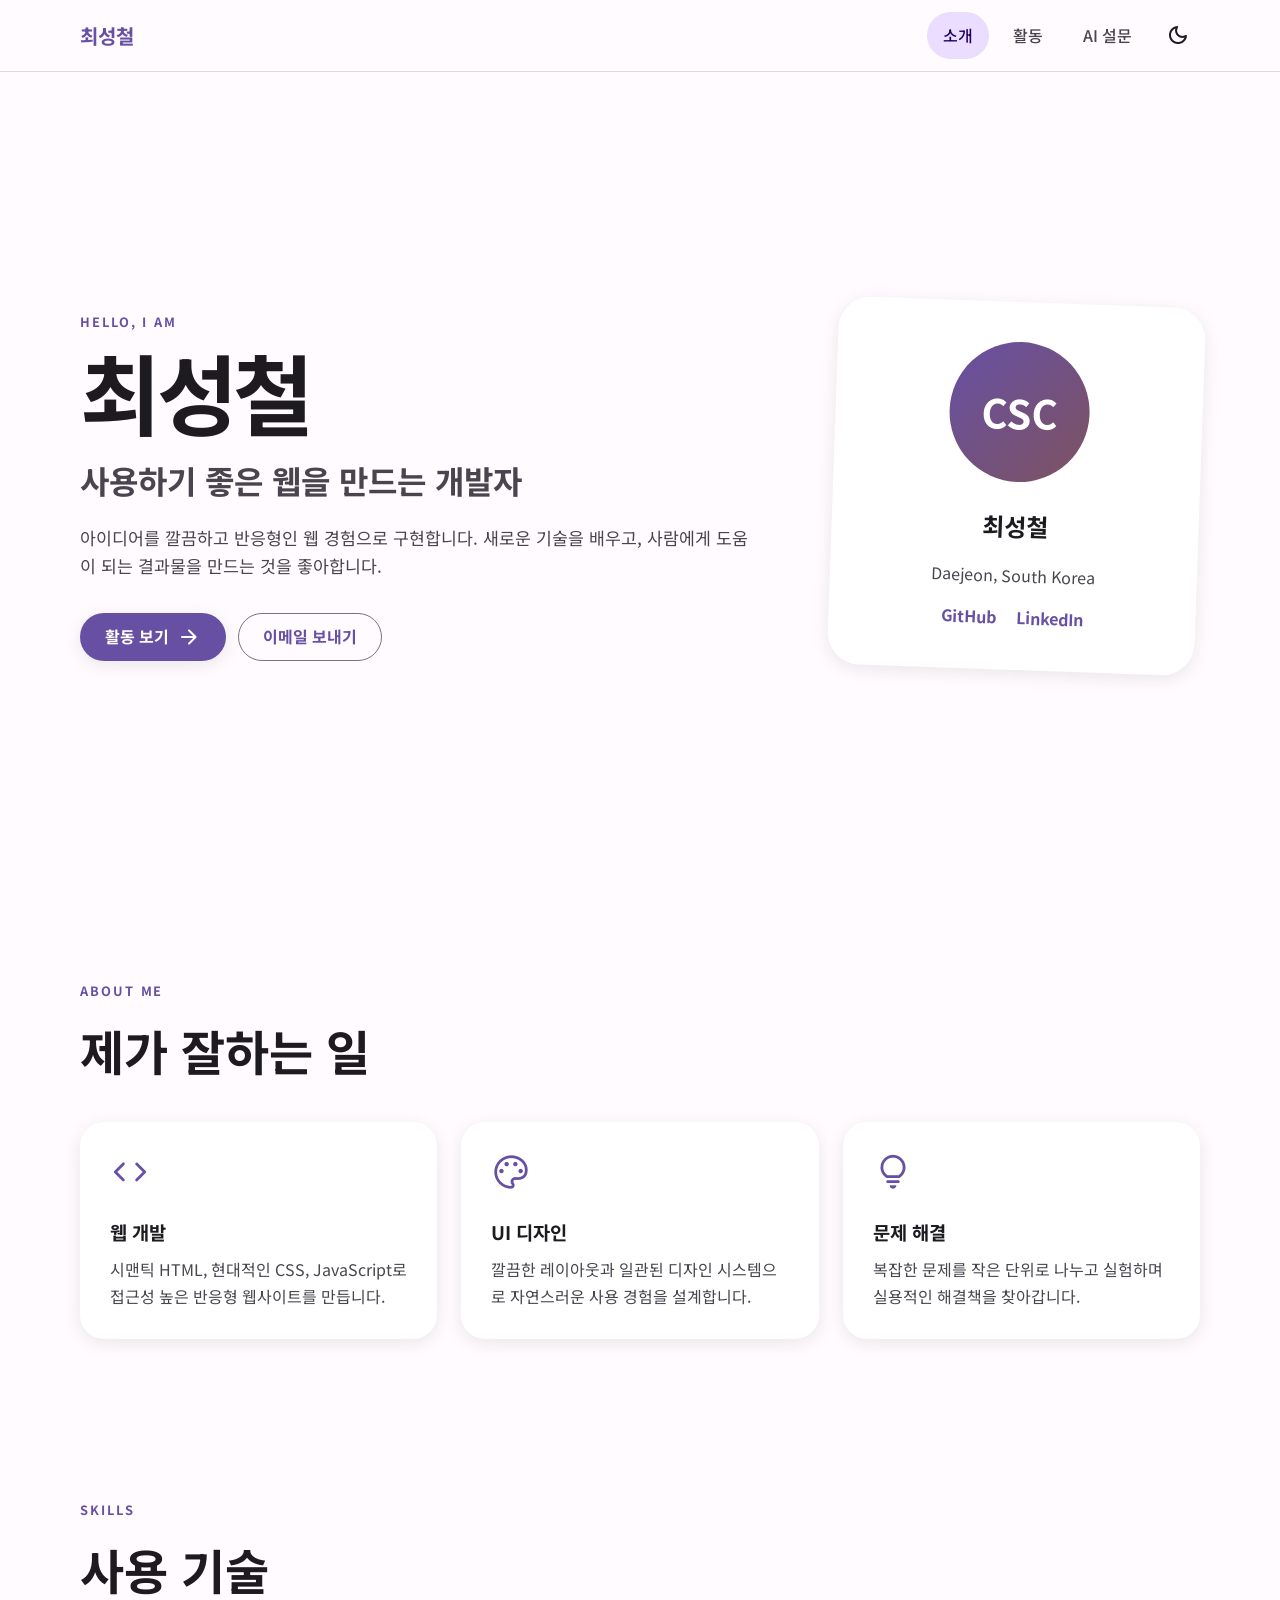
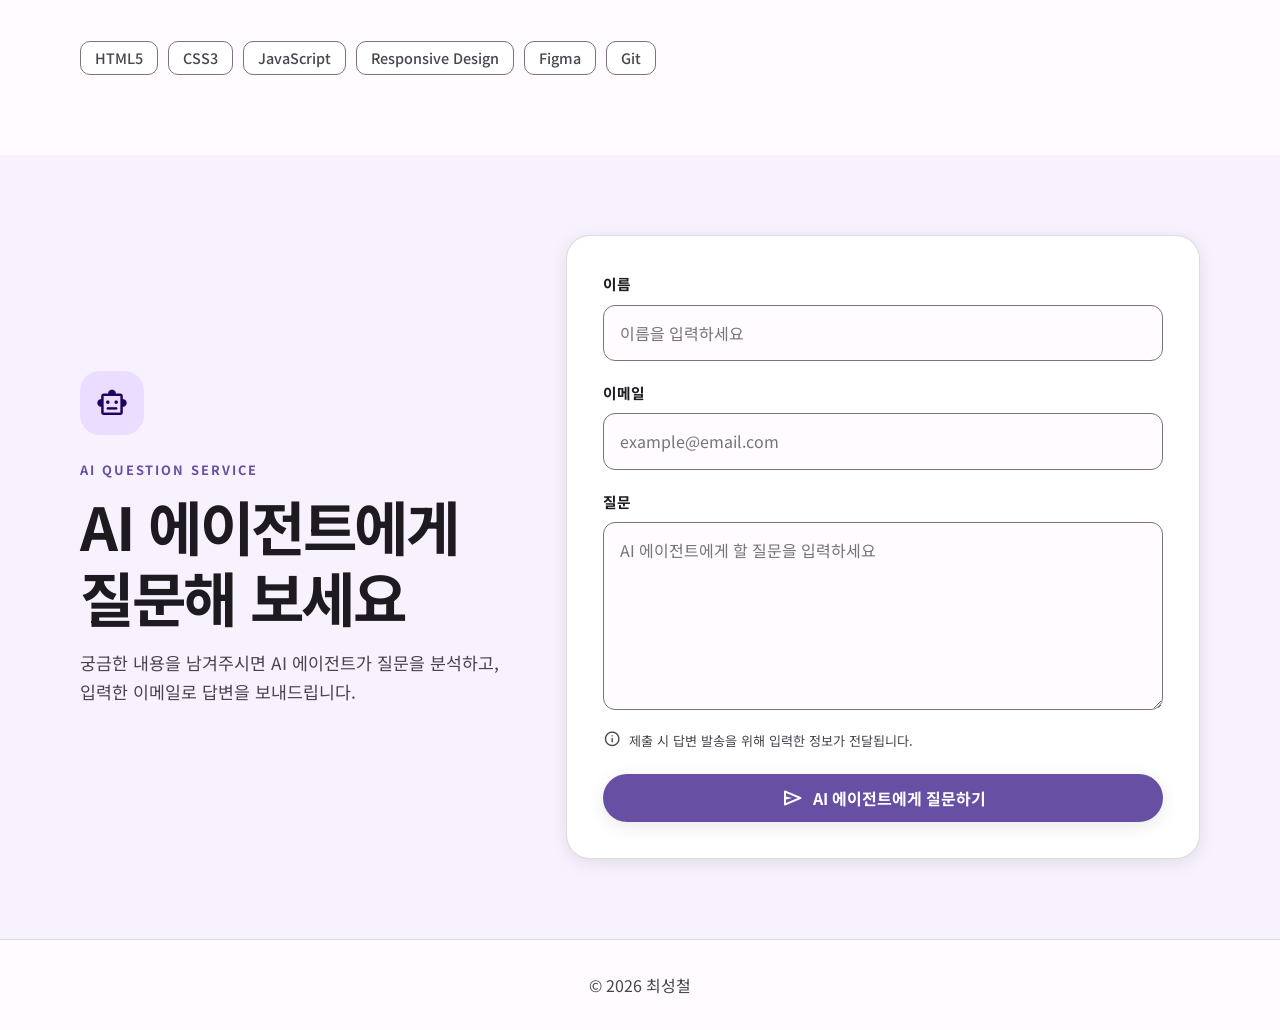
<file: index.html>
<!doctype html>
<html lang="ko">
<head>
  <meta charset="UTF-8">
  <meta name="viewport" content="width=device-width, initial-scale=1">
  <meta name="description" content="최성철의 포트폴리오와 자기소개">
  <title>최성철 | 포트폴리오</title>
  <link rel="preconnect" href="https://fonts.googleapis.com">
  <link rel="preconnect" href="https://fonts.gstatic.com" crossorigin>
  <link href="https://fonts.googleapis.com/css2?family=Material+Symbols+Rounded&family=Noto+Sans+KR:wght@400;500;700&display=swap" rel="stylesheet">
  <link rel="stylesheet" href="css/style.css">
  <script src="js/script.js" defer></script>
</head>
<body>
  <header class="top-bar">
    <a class="logo" href="index.html">최성철</a>
    <button class="menu-button icon-button" type="button" aria-label="메뉴 열기" aria-expanded="false" aria-controls="main-navigation">
      <span class="material-symbols-rounded">menu</span>
    </button>
    <nav id="main-navigation" class="navigation">
      <a class="active" href="index.html">소개</a>
      <a href="activities.html">활동</a>
      <a href="#ai-survey">AI 설문</a>
      <button class="theme-button icon-button" type="button" aria-label="다크 모드로 전환">
        <span class="material-symbols-rounded">dark_mode</span>
      </button>
    </nav>
  </header>

  <main>
    <section class="hero container">
      <div>
        <p class="eyebrow">HELLO, I AM</p>
        <h1>최성철</h1>
        <h2>사용하기 좋은 웹을 만드는 개발자</h2>
        <p class="lead">아이디어를 깔끔하고 반응형인 웹 경험으로 구현합니다. 새로운 기술을 배우고, 사람에게 도움이 되는 결과물을 만드는 것을 좋아합니다.</p>
        <div class="button-group">
          <a class="button primary" href="activities.html">활동 보기 <span class="material-symbols-rounded">arrow_forward</span></a>
          <a class="button secondary" href="mailto:a82343695@gmail.com">이메일 보내기</a>
        </div>
      </div>
      <aside class="profile-card">
        <div class="avatar" aria-hidden="true">CSC</div>
        <h3>최성철</h3>
        <p>Daejeon, South Korea</p>
        <div class="social-links">
          <a href="https://github.com/" target="_blank" rel="noopener">GitHub</a>
          <a href="https://www.linkedin.com/" target="_blank" rel="noopener">LinkedIn</a>
        </div>
      </aside>
    </section>

    <section class="section container">
      <div class="section-heading">
        <p class="eyebrow">ABOUT ME</p>
        <h2>제가 잘하는 일</h2>
      </div>
      <div class="card-grid">
        <article class="card"><span class="material-symbols-rounded card-icon">code</span><h3>웹 개발</h3><p>시맨틱 HTML, 현대적인 CSS, JavaScript로 접근성 높은 반응형 웹사이트를 만듭니다.</p></article>
        <article class="card"><span class="material-symbols-rounded card-icon">palette</span><h3>UI 디자인</h3><p>깔끔한 레이아웃과 일관된 디자인 시스템으로 자연스러운 사용 경험을 설계합니다.</p></article>
        <article class="card"><span class="material-symbols-rounded card-icon">lightbulb</span><h3>문제 해결</h3><p>복잡한 문제를 작은 단위로 나누고 실험하며 실용적인 해결책을 찾아갑니다.</p></article>
      </div>
    </section>

    <section class="section container">
      <div class="section-heading"><p class="eyebrow">SKILLS</p><h2>사용 기술</h2></div>
      <div class="chip-list">
        <span class="chip">HTML5</span><span class="chip">CSS3</span><span class="chip">JavaScript</span><span class="chip">Responsive Design</span><span class="chip">Figma</span><span class="chip">Git</span>
      </div>
    </section>

    <section id="ai-survey" class="section ai-survey-section">
      <div class="container ai-survey-layout">
        <div class="ai-survey-intro">
          <span class="material-symbols-rounded ai-survey-icon" aria-hidden="true">smart_toy</span>
          <p class="eyebrow">AI QUESTION SERVICE</p>
          <h2>AI 에이전트에게<br>질문해 보세요</h2>
          <p class="lead">궁금한 내용을 남겨주시면 AI 에이전트가 질문을 분석하고, 입력한 이메일로 답변을 보내드립니다.</p>
        </div>

        <form id="contactForm" class="ai-survey-form">
          <div class="form-field">
            <label for="visitorName">이름</label>
            <input type="text" id="visitorName" name="visitorName" placeholder="이름을 입력하세요" autocomplete="name" required>
          </div>

          <div class="form-field">
            <label for="visitorEmail">이메일</label>
            <input type="email" id="visitorEmail" name="visitorEmail" placeholder="example@email.com" autocomplete="email" required>
          </div>

          <div class="form-field">
            <label for="visitorMessage">질문</label>
            <textarea id="visitorMessage" name="visitorMessage" placeholder="AI 에이전트에게 할 질문을 입력하세요" rows="6" required></textarea>
          </div>

          <p class="form-notice"><span class="material-symbols-rounded" aria-hidden="true">info</span> 제출 시 답변 발송을 위해 입력한 정보가 전달됩니다.</p>

          <button class="button primary submit-button" type="submit">
            <span class="material-symbols-rounded" aria-hidden="true">send</span>
            <span class="submit-button-text">AI 에이전트에게 질문하기</span>
          </button>

          <div id="responseMessage" class="response-message" role="status" aria-live="polite" hidden></div>
        </form>
      </div>
    </section>
  </main>

  <footer>&copy; <span class="current-year"></span> 최성철</footer>
</body>
</html>
</file>
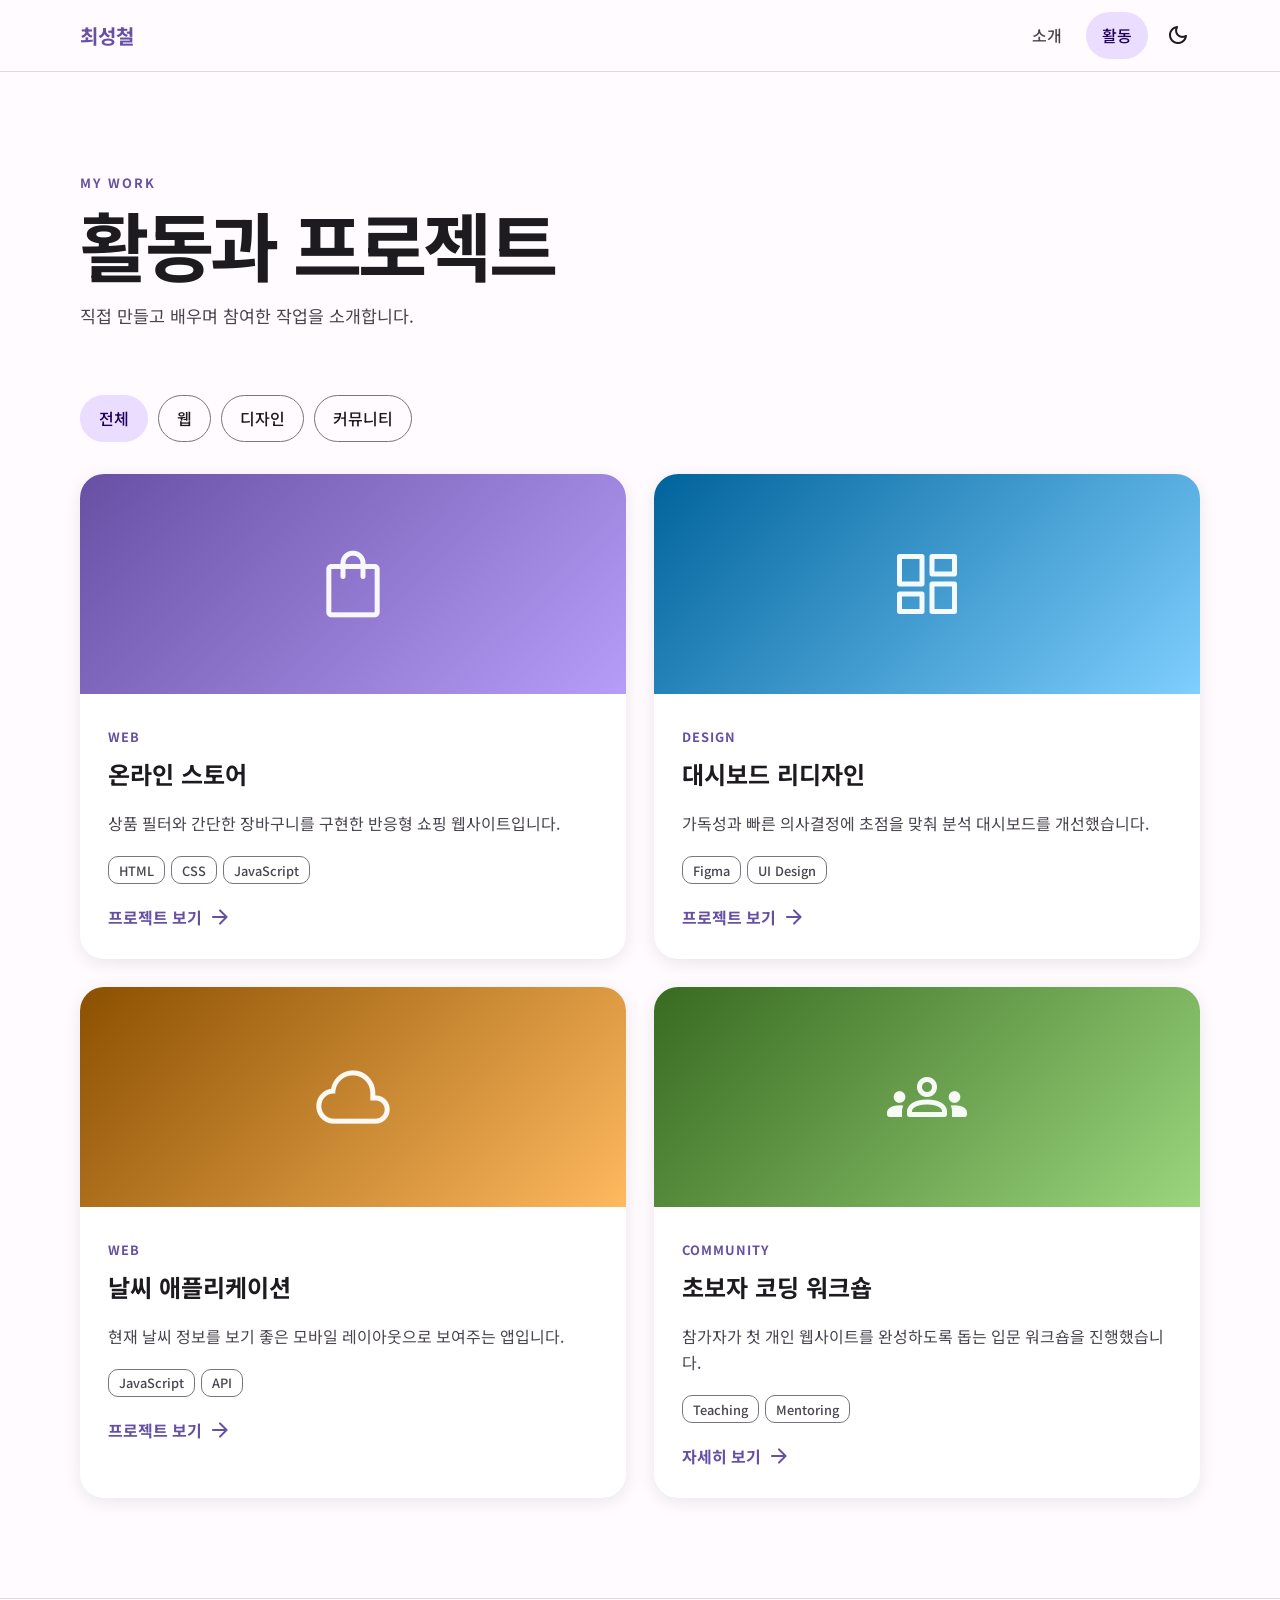
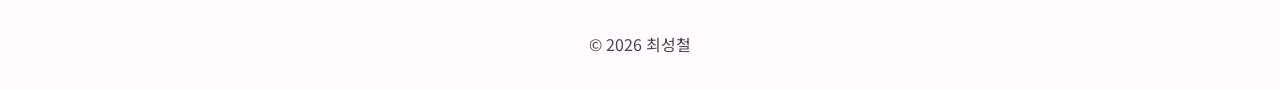
<file: activities.html>
<!doctype html>
<html lang="ko">
<head>
  <meta charset="UTF-8">
  <meta name="viewport" content="width=device-width, initial-scale=1">
  <meta name="description" content="최성철의 프로젝트와 활동 목록">
  <title>활동 | 최성철</title>
  <link rel="preconnect" href="https://fonts.googleapis.com">
  <link rel="preconnect" href="https://fonts.gstatic.com" crossorigin>
  <link href="https://fonts.googleapis.com/css2?family=Material+Symbols+Rounded&family=Noto+Sans+KR:wght@400;500;700&display=swap" rel="stylesheet">
  <link rel="stylesheet" href="css/style.css">
  <script src="js/script.js" defer></script>
</head>
<body>
  <header class="top-bar">
    <a class="logo" href="index.html">최성철</a>
    <button class="menu-button icon-button" type="button" aria-label="메뉴 열기" aria-expanded="false" aria-controls="main-navigation"><span class="material-symbols-rounded">menu</span></button>
    <nav id="main-navigation" class="navigation">
      <a href="index.html">소개</a><a class="active" href="activities.html">활동</a>
      <button class="theme-button icon-button" type="button" aria-label="다크 모드로 전환"><span class="material-symbols-rounded">dark_mode</span></button>
    </nav>
  </header>

  <main class="container">
    <section class="page-heading">
      <p class="eyebrow">MY WORK</p><h1>활동과 프로젝트</h1><p class="lead">직접 만들고 배우며 참여한 작업을 소개합니다.</p>
    </section>
    <section class="filters" aria-label="활동 필터">
      <button class="filter-button active" type="button" data-filter="all">전체</button>
      <button class="filter-button" type="button" data-filter="web">웹</button>
      <button class="filter-button" type="button" data-filter="design">디자인</button>
      <button class="filter-button" type="button" data-filter="community">커뮤니티</button>
    </section>
    <section class="activity-grid" aria-live="polite">
      <article class="activity-card" data-category="web">
        <div class="activity-image purple"><span class="material-symbols-rounded">shopping_bag</span></div>
        <div class="activity-content"><span class="category">WEB</span><h2>온라인 스토어</h2><p>상품 필터와 간단한 장바구니를 구현한 반응형 쇼핑 웹사이트입니다.</p><div class="chip-list small"><span class="chip">HTML</span><span class="chip">CSS</span><span class="chip">JavaScript</span></div><a class="text-link" href="#">프로젝트 보기 <span class="material-symbols-rounded">arrow_forward</span></a></div>
      </article>
      <article class="activity-card" data-category="design">
        <div class="activity-image blue"><span class="material-symbols-rounded">dashboard</span></div>
        <div class="activity-content"><span class="category">DESIGN</span><h2>대시보드 리디자인</h2><p>가독성과 빠른 의사결정에 초점을 맞춰 분석 대시보드를 개선했습니다.</p><div class="chip-list small"><span class="chip">Figma</span><span class="chip">UI Design</span></div><a class="text-link" href="#">프로젝트 보기 <span class="material-symbols-rounded">arrow_forward</span></a></div>
      </article>
      <article class="activity-card" data-category="web">
        <div class="activity-image orange"><span class="material-symbols-rounded">cloud</span></div>
        <div class="activity-content"><span class="category">WEB</span><h2>날씨 애플리케이션</h2><p>현재 날씨 정보를 보기 좋은 모바일 레이아웃으로 보여주는 앱입니다.</p><div class="chip-list small"><span class="chip">JavaScript</span><span class="chip">API</span></div><a class="text-link" href="#">프로젝트 보기 <span class="material-symbols-rounded">arrow_forward</span></a></div>
      </article>
      <article class="activity-card" data-category="community">
        <div class="activity-image green"><span class="material-symbols-rounded">groups</span></div>
        <div class="activity-content"><span class="category">COMMUNITY</span><h2>초보자 코딩 워크숍</h2><p>참가자가 첫 개인 웹사이트를 완성하도록 돕는 입문 워크숍을 진행했습니다.</p><div class="chip-list small"><span class="chip">Teaching</span><span class="chip">Mentoring</span></div><a class="text-link" href="#">자세히 보기 <span class="material-symbols-rounded">arrow_forward</span></a></div>
      </article>
    </section>
  </main>
  <footer>&copy; <span class="current-year"></span> 최성철</footer>
</body>
</html>
</file>
<file: css/style.css>
:root{--primary:#6750a4;--primary-dark:#4f378b;--primary-container:#eaddff;--on-primary-container:#21005d;--bg:#fffbfe;--surface:#fff;--variant:#e7e0ec;--text:#1d1b20;--muted:#49454f;--outline:#79747e;--shadow:0 4px 18px #00000017;--shadow-lg:0 14px 34px #00000024;--radius:24px}
body.dark-theme{--primary:#d0bcff;--primary-dark:#eaddff;--primary-container:#4f378b;--on-primary-container:#eaddff;--bg:#141218;--surface:#211f26;--variant:#49454f;--text:#e6e0e9;--muted:#cac4d0;--outline:#938f99;--shadow:0 4px 18px #0006;--shadow-lg:0 14px 34px #0009}
*{box-sizing:border-box}html{scroll-behavior:smooth}body{min-height:100vh;margin:0;color:var(--text);background:var(--bg);font-family:"Noto Sans KR",sans-serif;line-height:1.65;transition:.2s}a{color:inherit;text-decoration:none}button{color:inherit;font:inherit}.container{width:min(1120px,calc(100% - 40px));margin:auto}
.top-bar{position:sticky;z-index:10;top:0;display:flex;align-items:center;justify-content:space-between;min-height:72px;padding:0 max(24px,calc((100% - 1120px)/2));background:color-mix(in srgb,var(--bg) 88%,transparent);border-bottom:1px solid color-mix(in srgb,var(--outline) 25%,transparent);backdrop-filter:blur(16px)}.logo{color:var(--primary);font-size:1.25rem;font-weight:700}.navigation{display:flex;align-items:center;gap:8px}.navigation>a{padding:10px 16px;color:var(--muted);border-radius:99px;font-weight:500}.navigation>a:hover,.navigation>a.active{color:var(--on-primary-container);background:var(--primary-container)}
.icon-button{display:grid;place-items:center;width:44px;height:44px;padding:0;background:transparent;border:0;border-radius:50%;cursor:pointer}.icon-button:hover{background:var(--variant)}.menu-button{display:none}
.hero{display:grid;grid-template-columns:1.5fr .8fr;align-items:center;gap:64px;min-height:calc(100vh - 72px);padding:80px 0}.eyebrow{margin:0 0 10px;color:var(--primary);font-size:.8rem;font-weight:700;letter-spacing:.15em}.hero h1,.page-heading h1{margin:0;font-size:clamp(3rem,8vw,5.5rem);line-height:1.08;letter-spacing:-.05em}.hero h2{margin:16px 0;color:var(--muted);font-size:clamp(1.3rem,4vw,2rem)}.lead{max-width:680px;color:var(--muted);font-size:1.08rem}
.profile-card,.card,.activity-card{background:var(--surface);box-shadow:var(--shadow)}.profile-card{padding:40px;text-align:center;border-radius:32px;transform:rotate(2deg);transition:.2s}.profile-card:hover{box-shadow:var(--shadow-lg);transform:translateY(-5px)}.avatar{display:grid;place-items:center;width:140px;height:140px;margin:0 auto 24px;color:#fff;background:linear-gradient(135deg,#6750a4,#7d5260);border-radius:50%;font-size:2.5rem;font-weight:700}.profile-card h3{margin:0;font-size:1.5rem}.profile-card p,.card p,.activity-content p{color:var(--muted)}.social-links{display:flex;justify-content:center;gap:20px}.social-links a,.text-link{color:var(--primary);font-weight:700}
.button-group{display:flex;flex-wrap:wrap;gap:12px;margin-top:32px}.button{display:inline-flex;align-items:center;justify-content:center;gap:8px;min-height:48px;padding:0 24px;border:1px solid transparent;border-radius:99px;font-weight:700;transition:.2s}.button:hover{transform:translateY(-2px)}.button.primary{color:#fff;background:var(--primary);box-shadow:var(--shadow)}.button.primary:hover{background:var(--primary-dark);box-shadow:var(--shadow-lg)}.button.secondary{color:var(--primary);border-color:var(--outline)}
.section{padding:80px 0}.section-heading{margin-bottom:32px}.section-heading h2{margin:0;font-size:clamp(2rem,5vw,3rem)}.card-grid{display:grid;grid-template-columns:repeat(3,1fr);gap:24px}.card{padding:30px;border-radius:var(--radius);transition:.2s}.card:hover,.activity-card:hover{box-shadow:var(--shadow-lg);transform:translateY(-6px)}.card-icon{color:var(--primary);font-size:2.5rem}.card h3{margin-bottom:8px}.card p{margin:0}.chip-list{display:flex;flex-wrap:wrap;gap:10px}.chip{display:inline-flex;align-items:center;min-height:34px;padding:4px 14px;color:var(--muted);background:var(--surface);border:1px solid var(--outline);border-radius:10px;font-size:.9rem;font-weight:500}
.page-heading{padding:100px 0 48px}.page-heading h1{font-size:clamp(2.7rem,7vw,4.7rem)}.filters{display:flex;flex-wrap:wrap;gap:10px;margin-bottom:32px}.filter-button{padding:9px 18px;background:transparent;border:1px solid var(--outline);border-radius:99px;cursor:pointer;font-weight:500}.filter-button:hover,.filter-button.active{color:var(--on-primary-container);background:var(--primary-container);border-color:var(--primary-container)}.activity-grid{display:grid;grid-template-columns:repeat(2,1fr);gap:28px;padding-bottom:100px}.activity-card{overflow:hidden;border-radius:var(--radius);transition:.2s}.activity-card.hidden{display:none}.activity-image{display:grid;place-items:center;height:220px}.activity-image span{color:#fffffff0;font-size:5rem}.purple{background:linear-gradient(135deg,#6750a4,#b69df8)}.blue{background:linear-gradient(135deg,#00639b,#7fcfff)}.orange{background:linear-gradient(135deg,#8b5000,#ffb95f)}.green{background:linear-gradient(135deg,#386a20,#9bd67d)}.activity-content{padding:28px}.category{color:var(--primary);font-size:.8rem;font-weight:700;letter-spacing:.08em}.activity-content h2{margin:6px 0}.chip-list.small{gap:6px;margin:20px 0}.chip-list.small .chip{min-height:28px;padding:2px 10px;font-size:.8rem}.text-link{display:inline-flex;align-items:center;gap:6px}.text-link:hover,.social-links a:hover{text-decoration:underline}
footer{padding:32px 20px;color:var(--muted);text-align:center;border-top:1px solid color-mix(in srgb,var(--outline) 25%,transparent)}
.ai-survey-section{background:color-mix(in srgb,var(--primary-container) 35%,var(--bg));scroll-margin-top:72px}.ai-survey-layout{display:grid;grid-template-columns:.8fr 1.2fr;align-items:center;gap:64px}.ai-survey-intro h2{margin:0;font-size:clamp(2.2rem,5vw,3.7rem);line-height:1.2;letter-spacing:-.04em}.ai-survey-icon{display:grid;place-items:center;width:64px;height:64px;margin-bottom:24px;color:var(--on-primary-container);background:var(--primary-container);border-radius:20px;font-size:2rem}.ai-survey-form{padding:36px;background:var(--surface);border:1px solid color-mix(in srgb,var(--outline) 25%,transparent);border-radius:var(--radius);box-shadow:var(--shadow)}.form-field{display:grid;gap:8px;margin-bottom:20px}.form-field label{font-size:.92rem;font-weight:700}.form-field input,.form-field textarea{width:100%;padding:14px 16px;color:var(--text);background:var(--bg);border:1px solid var(--outline);border-radius:12px;font:inherit;outline:none;transition:border-color .2s,box-shadow .2s}.form-field textarea{min-height:150px;resize:vertical}.form-field input:focus,.form-field textarea:focus{border-color:var(--primary);box-shadow:0 0 0 3px color-mix(in srgb,var(--primary) 20%,transparent)}.form-notice{display:flex;align-items:flex-start;gap:8px;margin:0 0 22px;color:var(--muted);font-size:.82rem}.form-notice .material-symbols-rounded{font-size:1.15rem}.submit-button{width:100%;border:0;cursor:pointer}.submit-button:disabled{cursor:wait;opacity:.65;transform:none}.response-message{margin-top:18px;padding:14px 16px;border-radius:12px;font-size:.92rem;font-weight:700}.response-message.info{color:#174ea6;background:#e8f0fe}.response-message.success{color:#137333;background:#e6f4ea}.response-message.error{color:#b3261e;background:#fce8e6}.response-message[hidden]{display:none}
@media(max-width:800px){.hero{grid-template-columns:1fr;gap:48px;min-height:auto}.profile-card{max-width:420px;margin:auto}.card-grid,.activity-grid{grid-template-columns:1fr}}
@media(max-width:800px){.ai-survey-layout{grid-template-columns:1fr;gap:36px}.ai-survey-intro{max-width:680px}}
@media(max-width:600px){.container{width:min(100% - 28px,1120px)}.menu-button{display:grid}.navigation{position:absolute;top:64px;right:14px;display:none;flex-direction:column;align-items:stretch;width:min(260px,calc(100% - 28px));padding:12px;background:var(--surface);border-radius:18px;box-shadow:var(--shadow-lg)}.navigation.open{display:flex}.navigation>a{width:100%}.hero,.section{padding:56px 0}.hero h1{font-size:3.4rem}.profile-card{padding:30px 20px}.page-heading{padding-top:64px}.activity-image{height:180px}.ai-survey-form{padding:24px 18px}.ai-survey-intro h2 br{display:none}}
@media(prefers-reduced-motion:reduce){*,*::before,*::after{scroll-behavior:auto!important;transition:none!important}}
</file>
